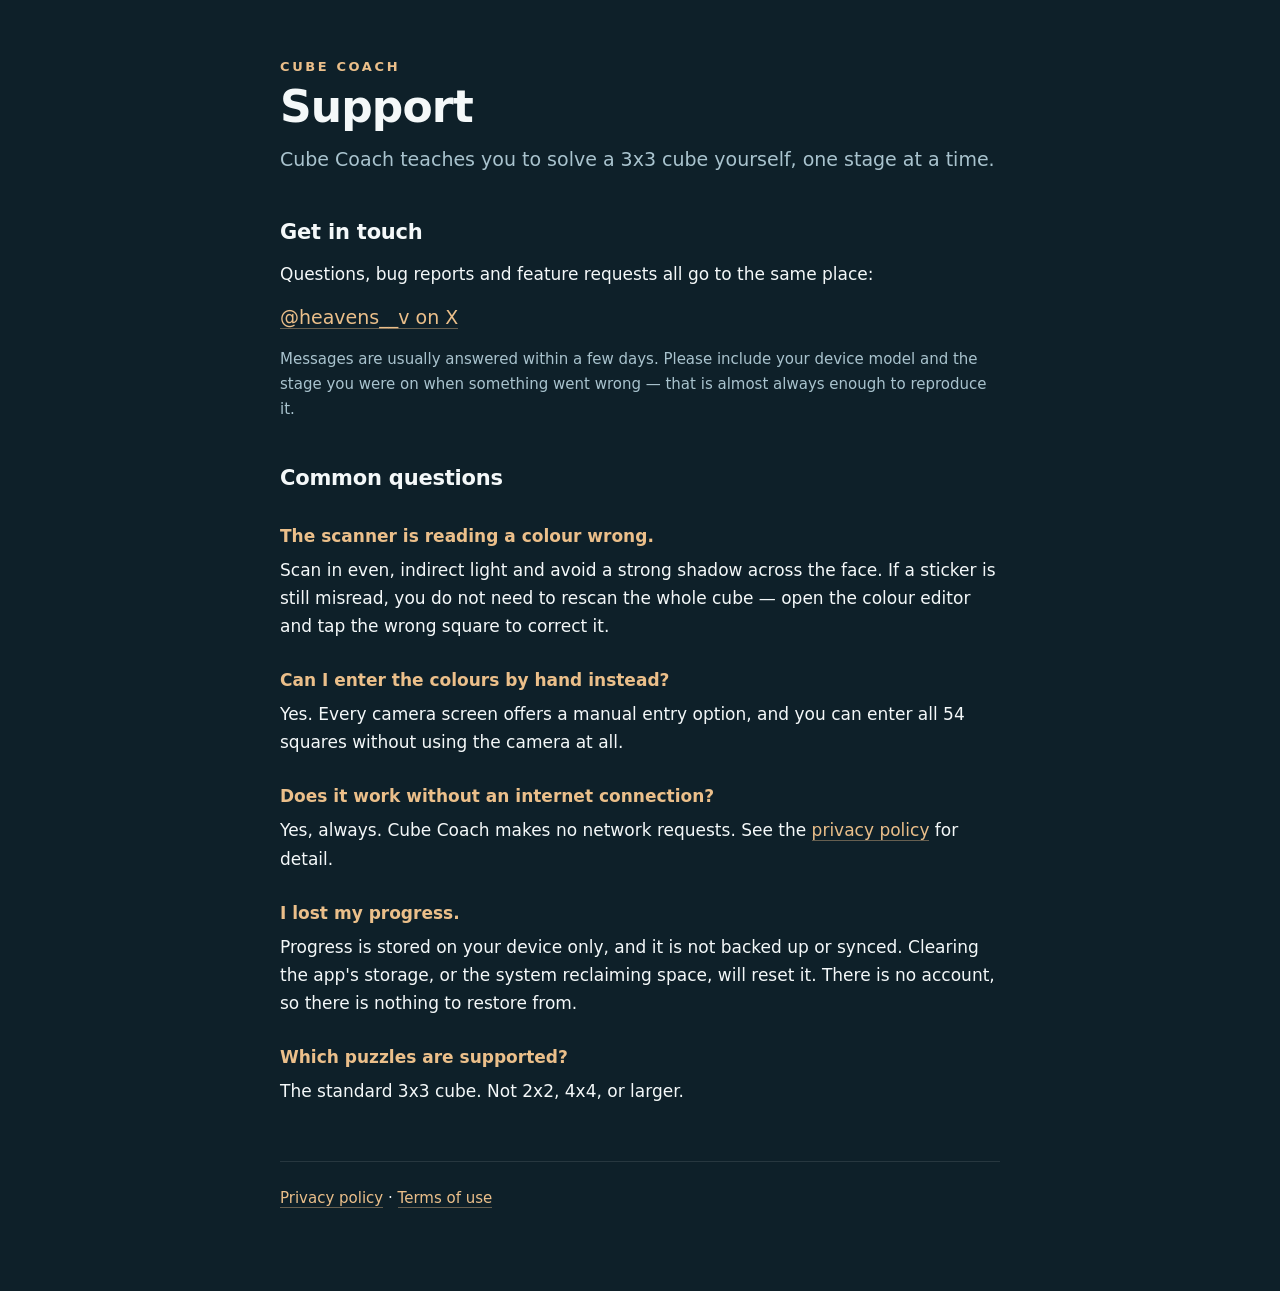
<file: index.html>
<!DOCTYPE html>
<html lang="en">
<head>
<meta charset="utf-8">
<meta name="viewport" content="width=device-width, initial-scale=1">
<title>Cube Coach — Support</title>
<link rel="stylesheet" href="style.css">
</head>
<body>
<main>
  <header>
    <p class="eyebrow">Cube Coach</p>
    <h1>Support</h1>
    <p class="lead">Cube Coach teaches you to solve a 3x3 cube yourself, one
    stage at a time.</p>
  </header>

  <section>
    <h2>Get in touch</h2>
    <p>Questions, bug reports and feature requests all go to the same place:</p>
    <p class="contact">
      <a href="https://x.com/heavens__v" rel="me noopener">@heavens__v on X</a>
    </p>
    <p class="muted">Messages are usually answered within a few days. Please
    include your device model and the stage you were on when something went
    wrong — that is almost always enough to reproduce it.</p>
  </section>

  <section>
    <h2>Common questions</h2>

    <h3>The scanner is reading a colour wrong.</h3>
    <p>Scan in even, indirect light and avoid a strong shadow across the face.
    If a sticker is still misread, you do not need to rescan the whole cube —
    open the colour editor and tap the wrong square to correct it.</p>

    <h3>Can I enter the colours by hand instead?</h3>
    <p>Yes. Every camera screen offers a manual entry option, and you can enter
    all 54 squares without using the camera at all.</p>

    <h3>Does it work without an internet connection?</h3>
    <p>Yes, always. Cube Coach makes no network requests. See the
    <a href="privacy.html">privacy policy</a> for detail.</p>

    <h3>I lost my progress.</h3>
    <p>Progress is stored on your device only, and it is not backed up or
    synced. Clearing the app's storage, or the system reclaiming space, will
    reset it. There is no account, so there is nothing to restore from.</p>

    <h3>Which puzzles are supported?</h3>
    <p>The standard 3x3 cube. Not 2x2, 4x4, or larger.</p>
  </section>

  <footer>
    <a href="privacy.html">Privacy policy</a> ·
    <a href="terms.html">Terms of use</a>
  </footer>
</main>
</body>
</html>
</file>
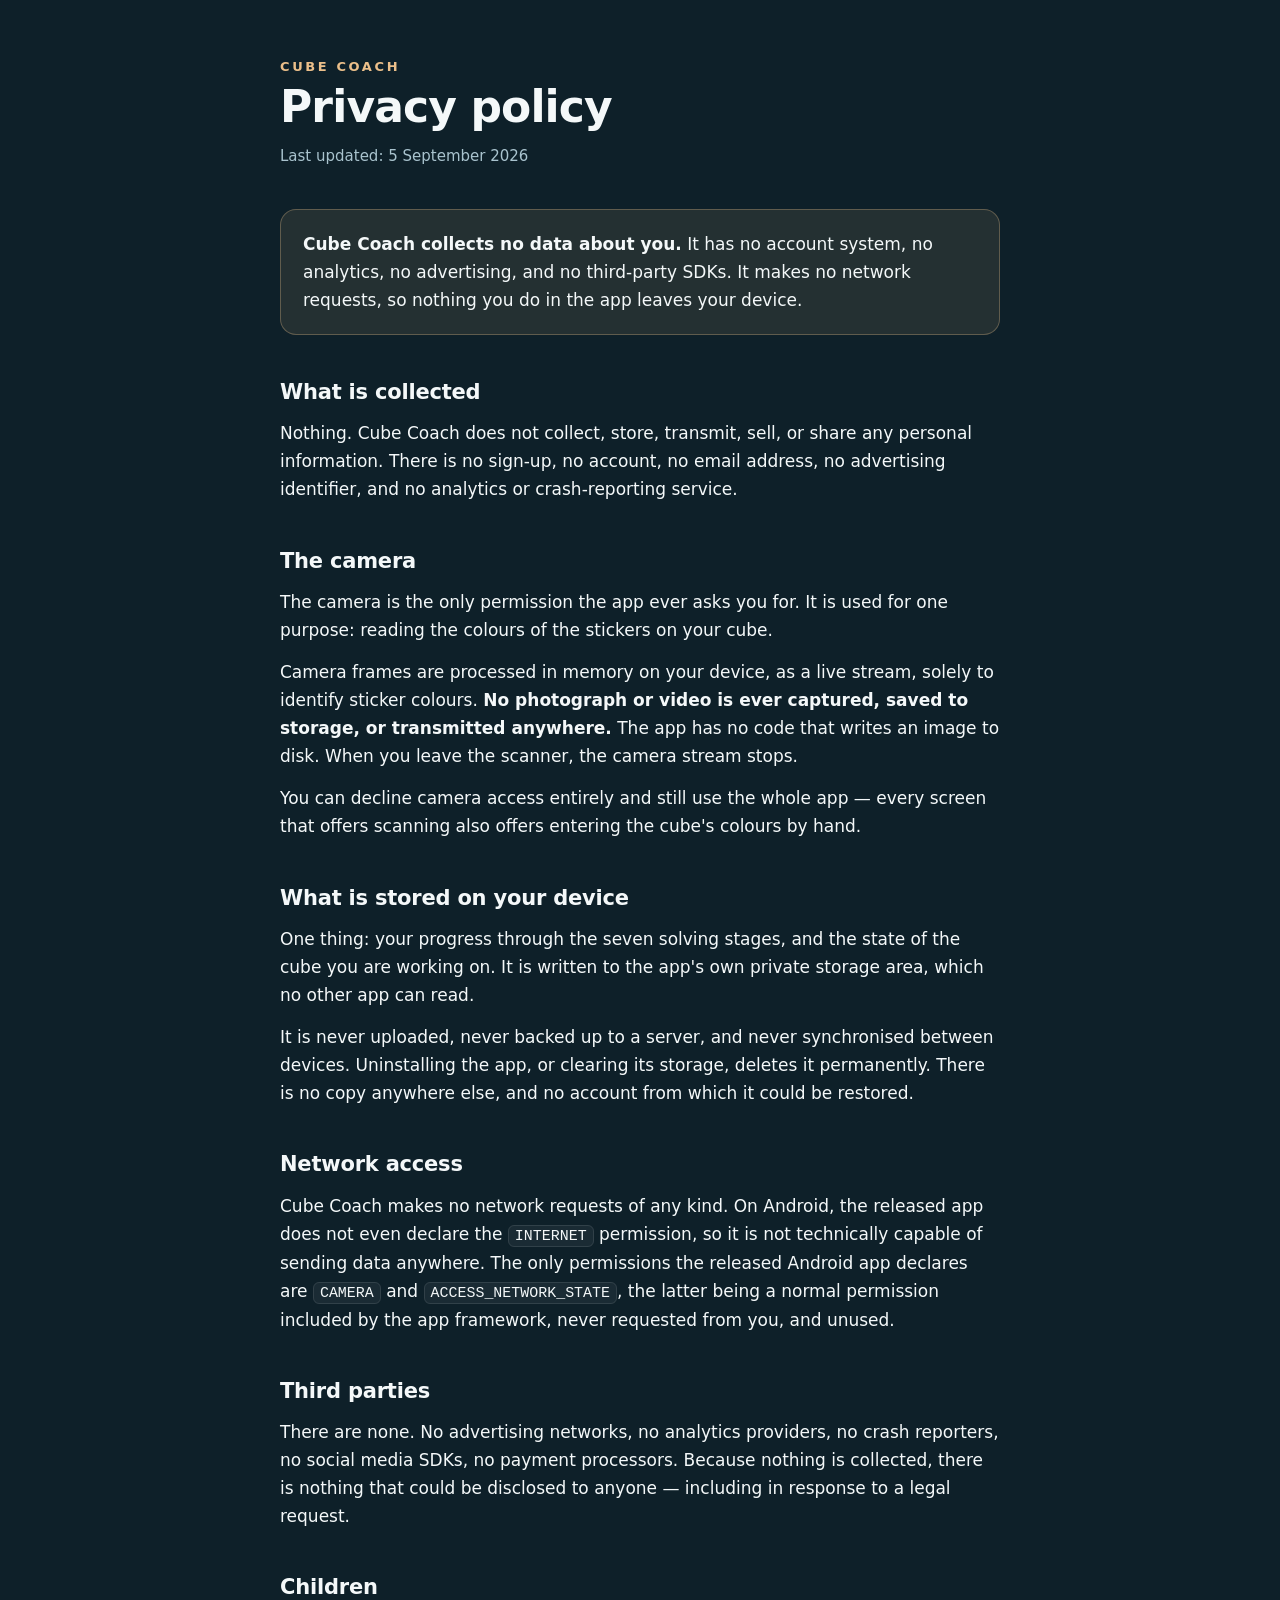
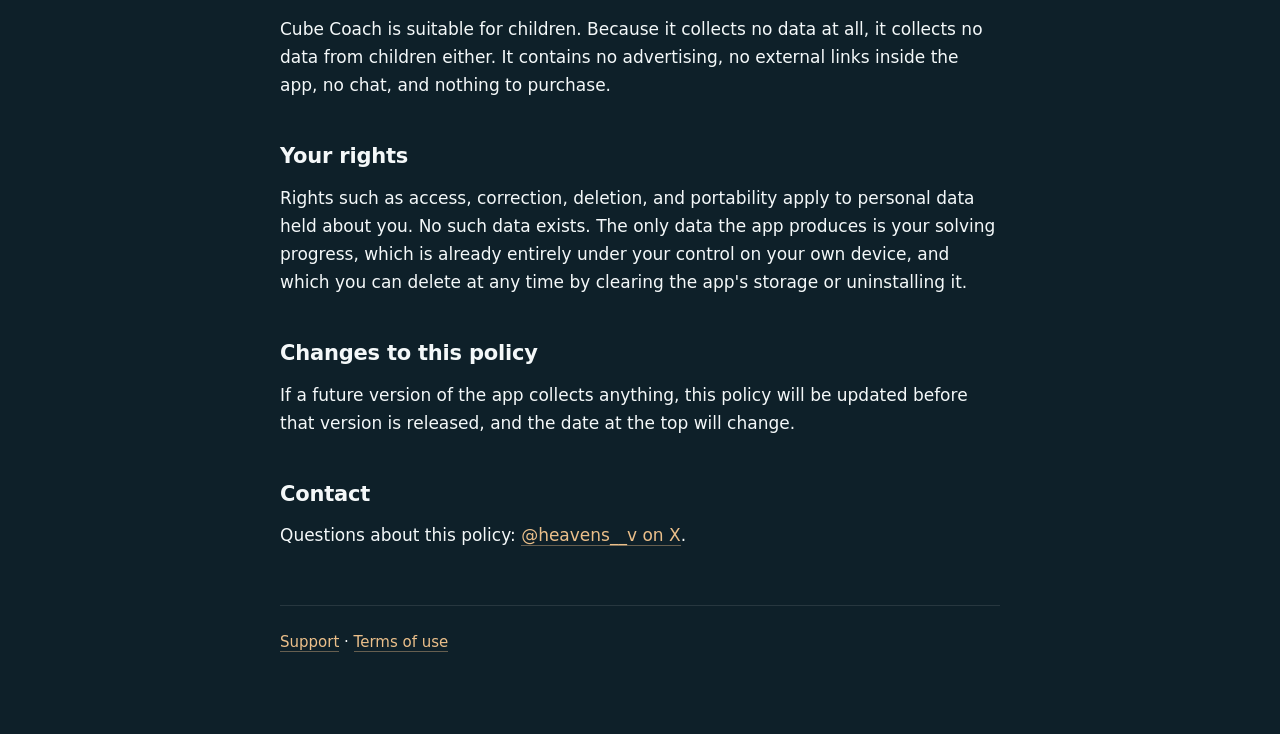
<file: privacy.html>
<!DOCTYPE html>
<html lang="en">
<head>
<meta charset="utf-8">
<meta name="viewport" content="width=device-width, initial-scale=1">
<title>Cube Coach — Privacy Policy</title>
<link rel="stylesheet" href="style.css">
</head>
<body>
<main>
  <header>
    <p class="eyebrow">Cube Coach</p>
    <h1>Privacy policy</h1>
    <p class="muted">Last updated: 5 September 2026</p>
  </header>

  <div class="callout">
    <p><strong>Cube Coach collects no data about you.</strong> It has no
    account system, no analytics, no advertising, and no third-party SDKs. It
    makes no network requests, so nothing you do in the app leaves your
    device.</p>
  </div>

  <section>
    <h2>What is collected</h2>
    <p>Nothing. Cube Coach does not collect, store, transmit, sell, or share
    any personal information. There is no sign-up, no account, no email
    address, no advertising identifier, and no analytics or crash-reporting
    service.</p>
  </section>

  <section>
    <h2>The camera</h2>
    <p>The camera is the only permission the app ever asks you for. It is used
    for one purpose: reading the colours of the stickers on your cube.</p>
    <p>Camera frames are processed in memory on your device, as a live stream,
    solely to identify sticker colours. <strong>No photograph or video is ever
    captured, saved to storage, or transmitted anywhere.</strong> The app has no
    code that writes an image to disk. When you leave the scanner, the camera
    stream stops.</p>
    <p>You can decline camera access entirely and still use the whole app —
    every screen that offers scanning also offers entering the cube's colours
    by hand.</p>
  </section>

  <section>
    <h2>What is stored on your device</h2>
    <p>One thing: your progress through the seven solving stages, and the state
    of the cube you are working on. It is written to the app's own private
    storage area, which no other app can read.</p>
    <p>It is never uploaded, never backed up to a server, and never
    synchronised between devices. Uninstalling the app, or clearing its
    storage, deletes it permanently. There is no copy anywhere else, and no
    account from which it could be restored.</p>
  </section>

  <section>
    <h2>Network access</h2>
    <p>Cube Coach makes no network requests of any kind. On Android, the
    released app does not even declare the <code>INTERNET</code> permission, so
    it is not technically capable of sending data anywhere. The only
    permissions the released Android app declares are <code>CAMERA</code> and
    <code>ACCESS_NETWORK_STATE</code>, the latter being a normal permission
    included by the app framework, never requested from you, and unused.</p>
  </section>

  <section>
    <h2>Third parties</h2>
    <p>There are none. No advertising networks, no analytics providers, no
    crash reporters, no social media SDKs, no payment processors. Because
    nothing is collected, there is nothing that could be disclosed to anyone —
    including in response to a legal request.</p>
  </section>

  <section>
    <h2>Children</h2>
    <p>Cube Coach is suitable for children. Because it collects no data at all,
    it collects no data from children either. It contains no advertising, no
    external links inside the app, no chat, and nothing to purchase.</p>
  </section>

  <section>
    <h2>Your rights</h2>
    <p>Rights such as access, correction, deletion, and portability apply to
    personal data held about you. No such data exists. The only data the app
    produces is your solving progress, which is already entirely under your
    control on your own device, and which you can delete at any time by
    clearing the app's storage or uninstalling it.</p>
  </section>

  <section>
    <h2>Changes to this policy</h2>
    <p>If a future version of the app collects anything, this policy will be
    updated before that version is released, and the date at the top will
    change.</p>
  </section>

  <section>
    <h2>Contact</h2>
    <p>Questions about this policy:
    <a href="https://x.com/heavens__v" rel="me noopener">@heavens__v on X</a>.</p>
  </section>

  <footer>
    <a href="index.html">Support</a> ·
    <a href="terms.html">Terms of use</a>
  </footer>
</main>
</body>
</html>
</file>
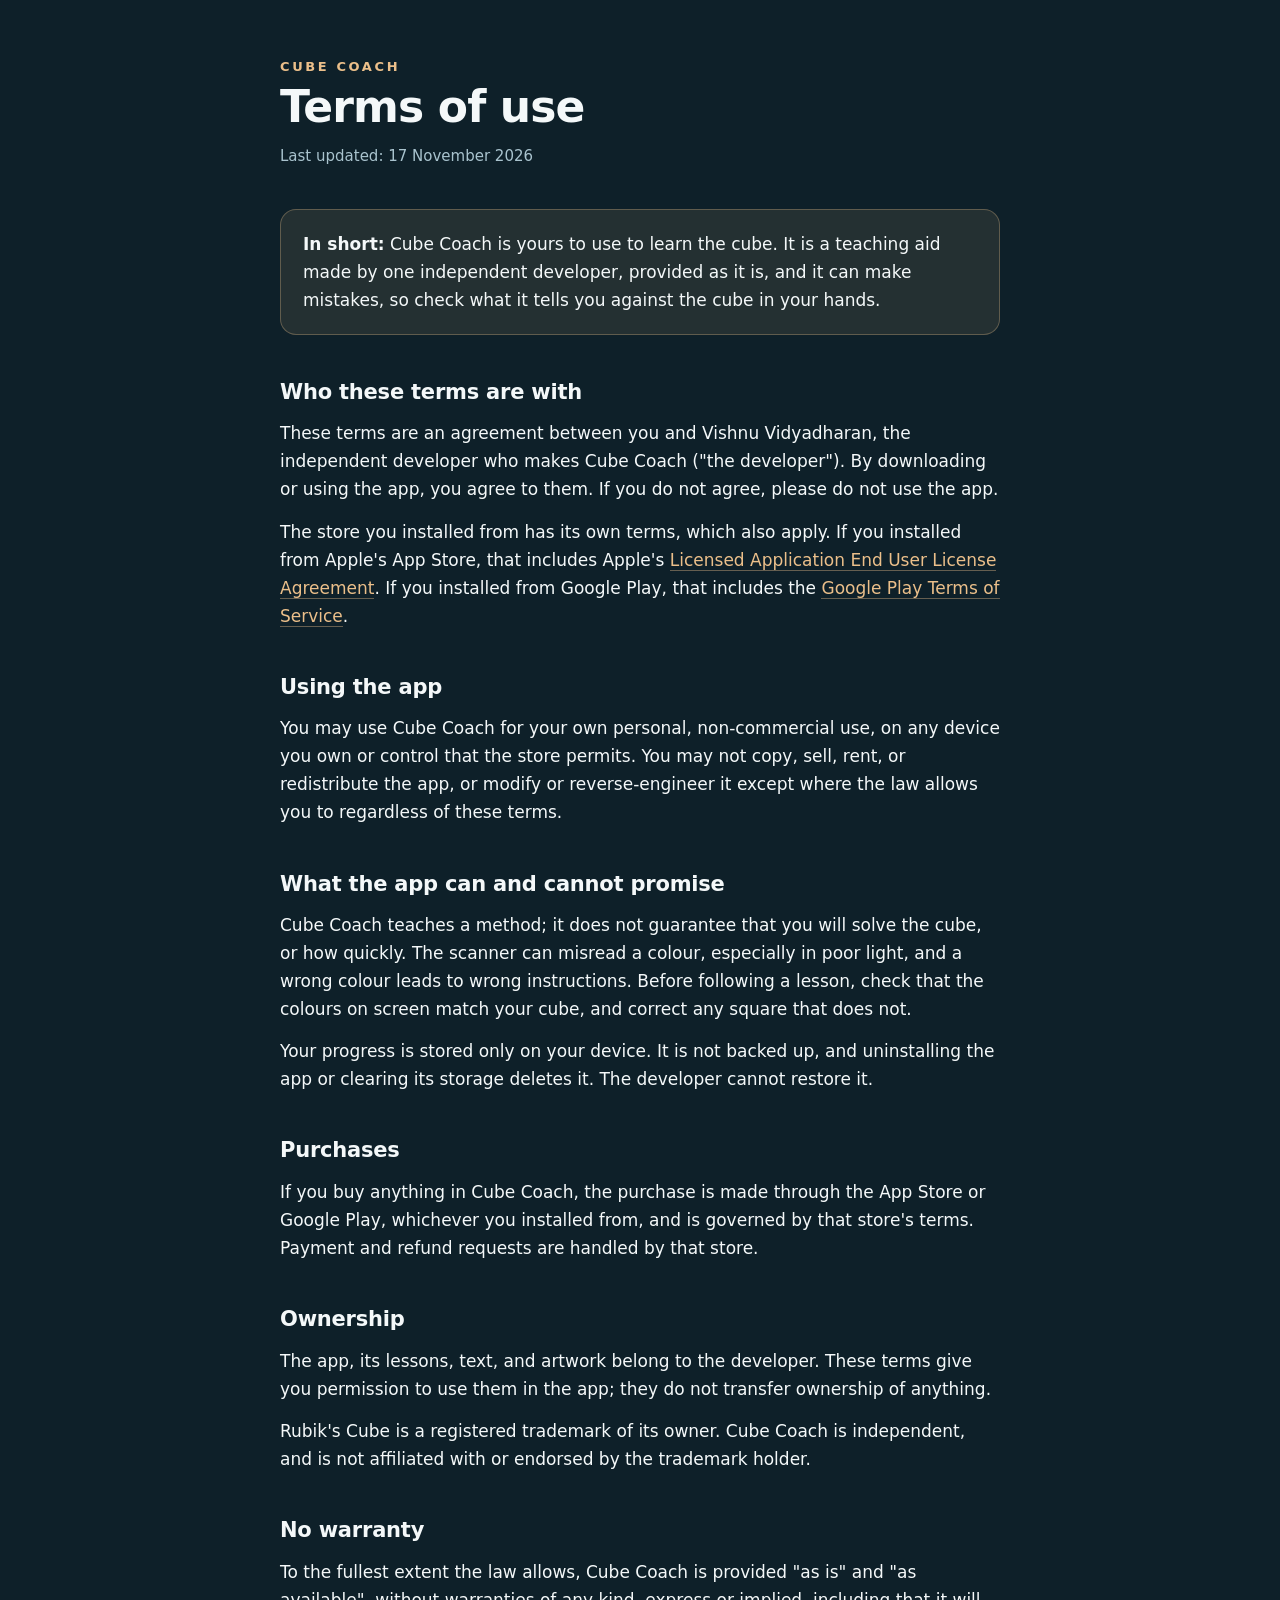
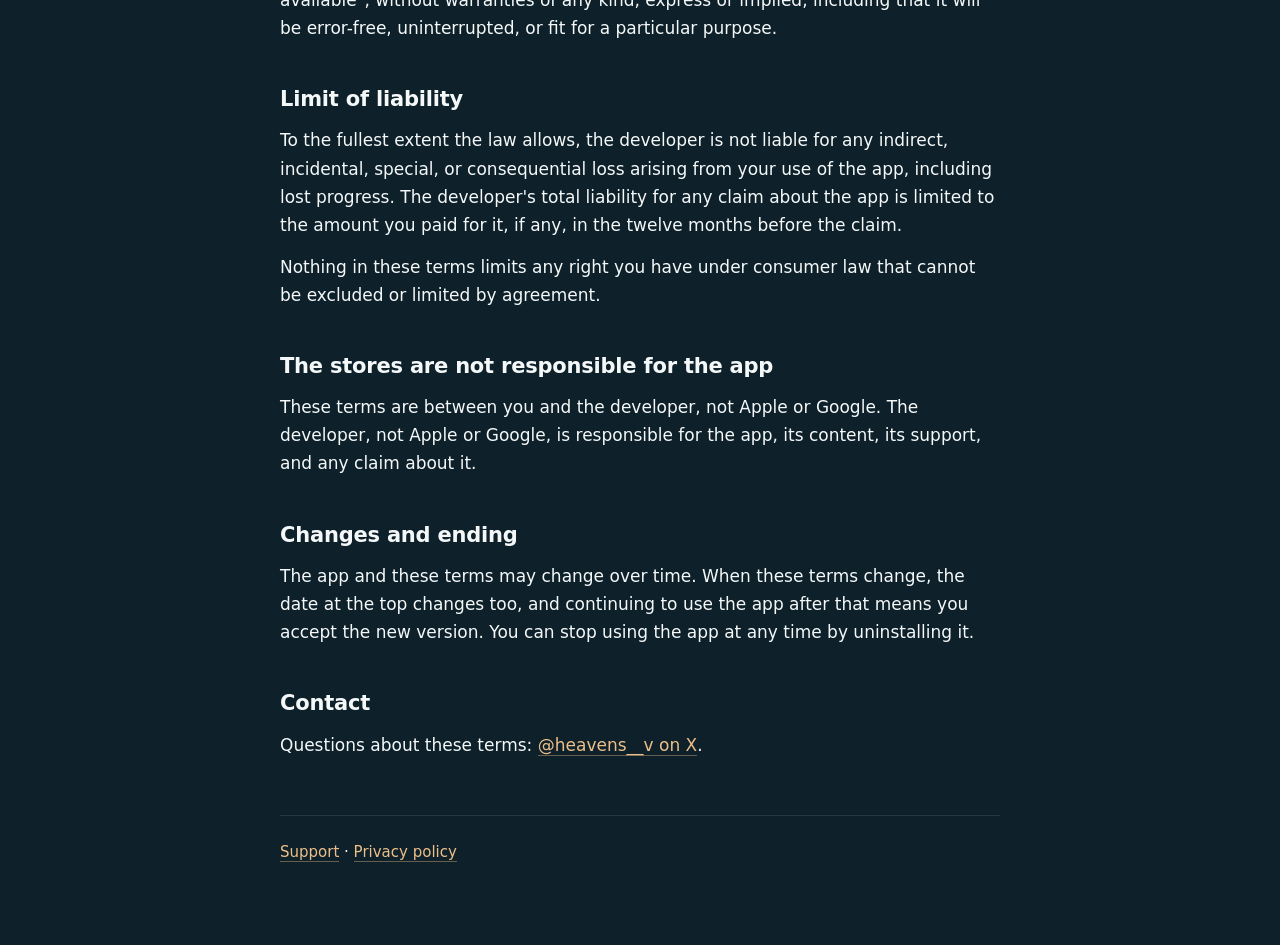
<file: terms.html>
<!DOCTYPE html>
<html lang="en">
<head>
<meta charset="utf-8">
<meta name="viewport" content="width=device-width, initial-scale=1">
<title>Cube Coach — Terms of Use</title>
<link rel="stylesheet" href="style.css">
</head>
<body>
<main>
  <header>
    <p class="eyebrow">Cube Coach</p>
    <h1>Terms of use</h1>
    <p class="muted">Last updated: 17 November 2026</p>
  </header>

  <div class="callout">
    <p><strong>In short:</strong> Cube Coach is yours to use to learn the cube.
    It is a teaching aid made by one independent developer, provided as it is,
    and it can make mistakes, so check what it tells you against the cube in
    your hands.</p>
  </div>

  <section>
    <h2>Who these terms are with</h2>
    <p>These terms are an agreement between you and Vishnu Vidyadharan, the
    independent developer who makes Cube Coach ("the developer"). By
    downloading or using the app, you agree to them. If you do not agree,
    please do not use the app.</p>
    <p>The store you installed from has its own terms, which also apply. If you
    installed from Apple's App Store, that includes Apple's
    <a href="https://www.apple.com/legal/internet-services/itunes/dev/stdeula/" rel="noopener">Licensed
    Application End User License Agreement</a>. If you installed from Google
    Play, that includes the
    <a href="https://play.google.com/about/play-terms/" rel="noopener">Google
    Play Terms of Service</a>.</p>
  </section>

  <section>
    <h2>Using the app</h2>
    <p>You may use Cube Coach for your own personal, non-commercial use, on any
    device you own or control that the store permits. You may not copy, sell,
    rent, or redistribute the app, or modify or reverse-engineer it except
    where the law allows you to regardless of these terms.</p>
  </section>

  <section>
    <h2>What the app can and cannot promise</h2>
    <p>Cube Coach teaches a method; it does not guarantee that you will solve
    the cube, or how quickly. The scanner can misread a colour, especially in
    poor light, and a wrong colour leads to wrong instructions. Before
    following a lesson, check that the colours on screen match your cube, and
    correct any square that does not.</p>
    <p>Your progress is stored only on your device. It is not backed up, and
    uninstalling the app or clearing its storage deletes it. The developer
    cannot restore it.</p>
  </section>

  <section>
    <h2>Purchases</h2>
    <p>If you buy anything in Cube Coach, the purchase is made through the App
    Store or Google Play, whichever you installed from, and is governed by that
    store's terms. Payment and refund requests are handled by that store.</p>
  </section>

  <section>
    <h2>Ownership</h2>
    <p>The app, its lessons, text, and artwork belong to the developer. These
    terms give you permission to use them in the app; they do not transfer
    ownership of anything.</p>
    <p>Rubik's Cube is a registered trademark of its owner. Cube Coach is
    independent, and is not affiliated with or endorsed by the trademark
    holder.</p>
  </section>

  <section>
    <h2>No warranty</h2>
    <p>To the fullest extent the law allows, Cube Coach is provided "as is" and
    "as available", without warranties of any kind, express or implied,
    including that it will be error-free, uninterrupted, or fit for a
    particular purpose.</p>
  </section>

  <section>
    <h2>Limit of liability</h2>
    <p>To the fullest extent the law allows, the developer is not liable for
    any indirect, incidental, special, or consequential loss arising from your
    use of the app, including lost progress. The developer's total liability
    for any claim about the app is limited to the amount you paid for it, if
    any, in the twelve months before the claim.</p>
    <p>Nothing in these terms limits any right you have under consumer law
    that cannot be excluded or limited by agreement.</p>
  </section>

  <section>
    <h2>The stores are not responsible for the app</h2>
    <p>These terms are between you and the developer, not Apple or Google.
    The developer, not Apple or Google, is responsible for the app, its
    content, its support, and any claim about it.</p>
  </section>

  <section>
    <h2>Changes and ending</h2>
    <p>The app and these terms may change over time. When these terms change,
    the date at the top changes too, and continuing to use the app after that
    means you accept the new version. You can stop using the app at any time by
    uninstalling it.</p>
  </section>

  <section>
    <h2>Contact</h2>
    <p>Questions about these terms:
    <a href="https://x.com/heavens__v" rel="me noopener">@heavens__v on X</a>.</p>
  </section>

  <footer>
    <a href="index.html">Support</a> ·
    <a href="privacy.html">Privacy policy</a>
  </footer>
</main>
</body>
</html>
</file>
<file: style.css>
:root {
  --ground: #0E2029;
  --raised: rgba(255, 255, 255, .05);
  --line: rgba(255, 255, 255, .1);
  --text: #F4F8F9;
  --muted: #A9C3CE;
  --sand: #EBBF8A;
  color-scheme: dark;
}

* { box-sizing: border-box; }

body {
  margin: 0;
  padding: 0 20px;
  background: var(--ground);
  color: var(--text);
  font: 400 17px/1.65 -apple-system, BlinkMacSystemFont, "Segoe UI", Roboto,
        system-ui, sans-serif;
  -webkit-font-smoothing: antialiased;
}

main {
  max-width: 720px;
  margin: 0 auto;
  padding: 56px 0 80px;
}

header { margin-bottom: 40px; }

.eyebrow {
  margin: 0 0 6px;
  font-size: 13px;
  font-weight: 700;
  letter-spacing: .2em;
  text-transform: uppercase;
  color: var(--sand);
}

h1 {
  margin: 0 0 12px;
  font-size: clamp(32px, 7vw, 44px);
  line-height: 1.1;
  letter-spacing: -.02em;
}

h2 {
  margin: 40px 0 10px;
  font-size: 21px;
  letter-spacing: -.01em;
}

h3 {
  margin: 26px 0 6px;
  font-size: 17px;
  color: var(--sand);
}

p { margin: 0 0 14px; }

.lead { font-size: 19px; color: var(--muted); }
.muted { color: var(--muted); font-size: 15px; }

.callout {
  margin: 28px 0 8px;
  padding: 20px 22px;
  background: rgba(235, 191, 138, .1);
  border: 1px solid rgba(235, 191, 138, .3);
  border-radius: 16px;
}
.callout p { margin: 0; }

.contact { font-size: 19px; }

code {
  padding: 2px 6px;
  background: var(--raised);
  border: 1px solid var(--line);
  border-radius: 6px;
  font-size: .88em;
}

a { color: var(--sand); text-decoration: none; border-bottom: 1px solid rgba(235, 191, 138, .4); }
a:hover { color: #F5D6AE; }

footer {
  margin-top: 56px;
  padding-top: 24px;
  border-top: 1px solid var(--line);
  font-size: 15px;
}

@media (prefers-reduced-motion: no-preference) {
  html { scroll-behavior: smooth; }
}
</file>
